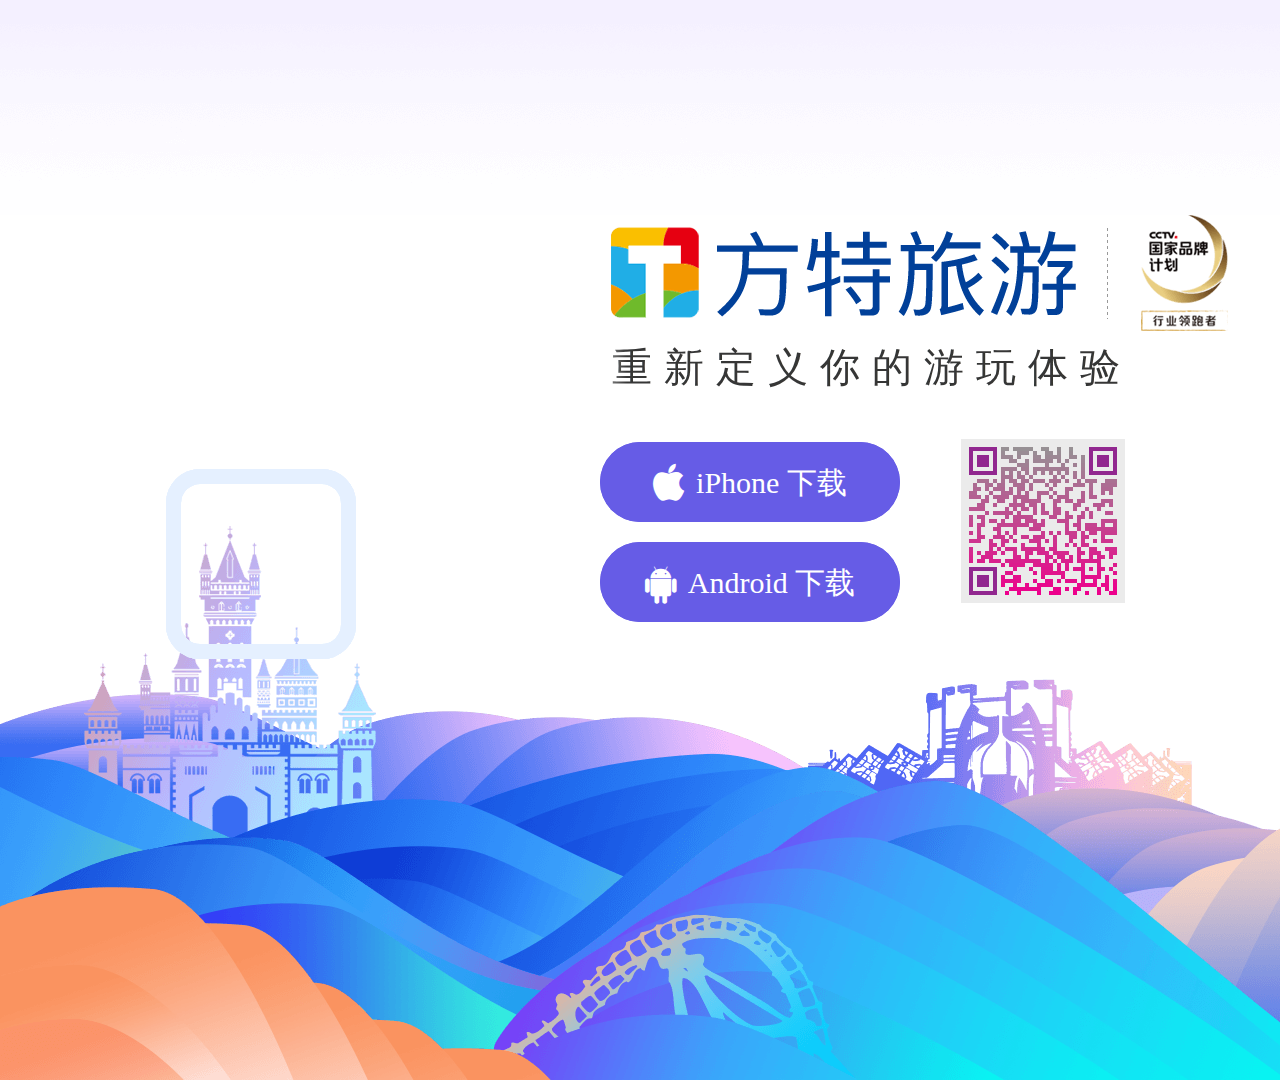
<file: wifi/index.html>
<!DOCTYPE html>
<html>
	<head>
		<meta charset="UTF-8">
		<title></title>
		<script type="text/javascript">
			var userAgentInfo = navigator.userAgent.toLowerCase();
			var Agents = new Array("android", "iphone", "symbianos", "windows phone", "ipad", "ipod");
			var isPC = true;
			for (var v = 0; v < Agents.length; v++) {
				if (userAgentInfo.indexOf(Agents[v]) > 0) { isPC = false; break; }
			}
			if(isPC){
				window.location.href="PC/index.html";
			}else{
				window.location.href="mobile/index.htm";
			}
		</script>
	</head>
	<body>
	</body>
</html>
</file>
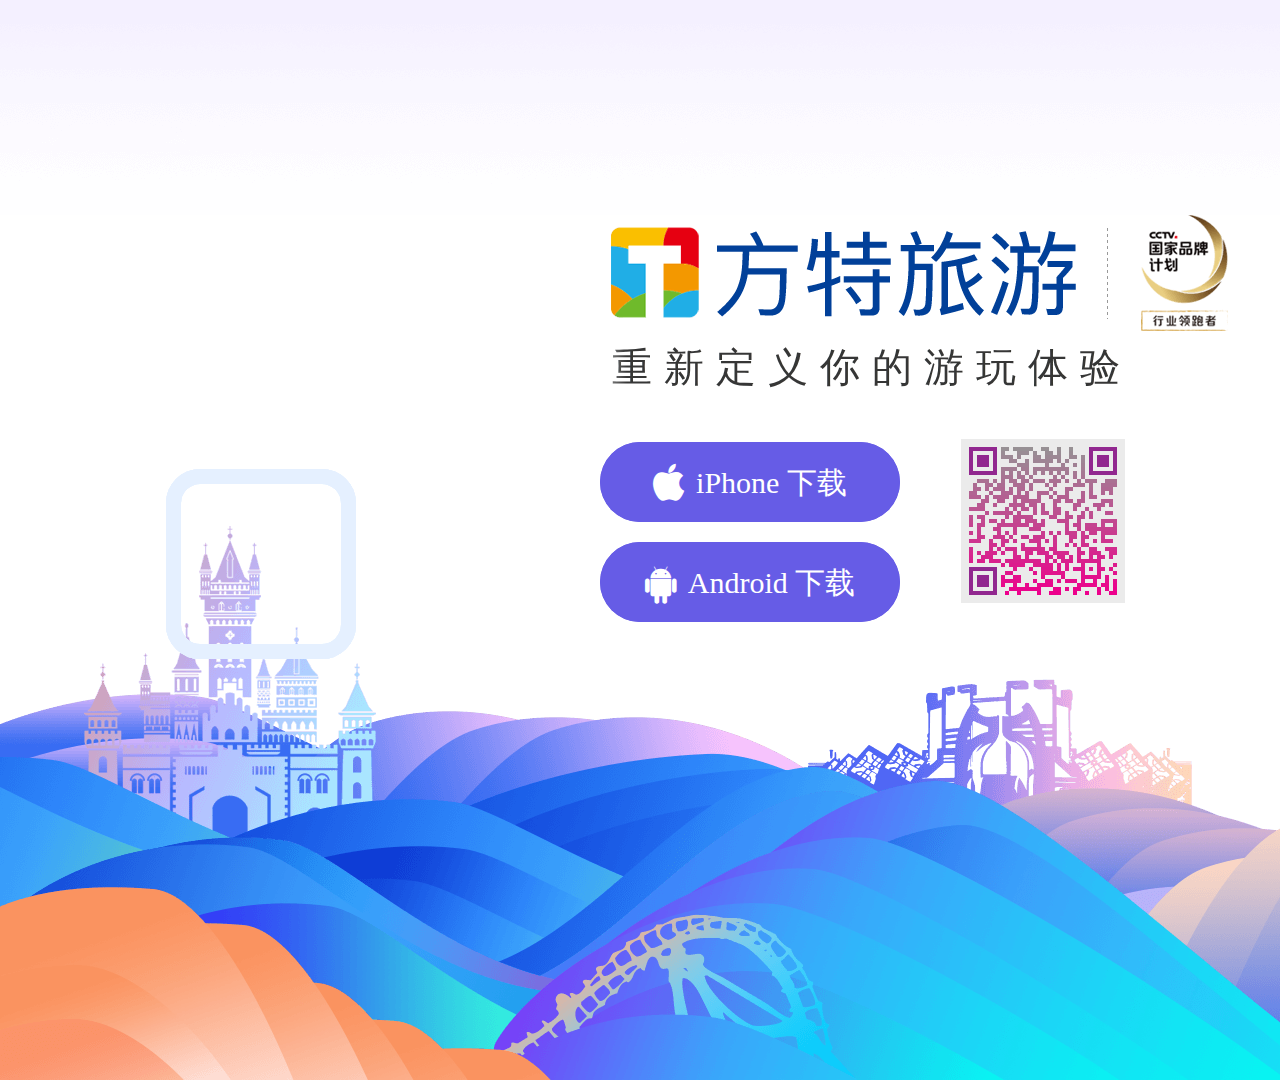
<file: wifi/PC/index.html>
<!DOCTYPE html>
<html>

	<head>
		<meta charset="UTF-8">
		<title>方特旅游PC端下载页</title>
		<link href="css/custom.css" rel="stylesheet">
	</head>

	<body>
		<section class="section section2">
			<div class="section-cotent">
				<img src="images/phone.png" class="news animated fadeInUp">
				<img src="images/phoneMid.png" class="section3-img animate-opa600-move56">
				
				<img src="images/logoSmall.png" class="section2-img animate-opa600-move56">
				<div class="screen4-cicle animated fadeIn">
					<span class="cicle cicle-1"></span>
					<span class="cicle cicle-2"></span>
					<span class="cicle cicle-3"></span>
					<span class="cicle cicle-4"></span>
				</div>
				
				<img src="images/logo.png" class="txt3-1 animated bounceInDown" style="opacity:1;">
				<div class="txt3-2 animated bounceInDown pa" style="opacity:1;">
					<span class="shine">重新定义你的游玩体验</span>
				</div>
				<img src="images/d1.png" class="txt3-3 animated zoomInRight" style="opacity:1;">
				<div class="btnGroup animated fadeInUp">
					<div class="button-container pr">
						<button class="btn-download" onClick="appDownloadiPhone()"><i class="fa fa-apple fa-lg"></i>iPhone 下载</button>
					</div>
					<div class="button-container pr">
						<button class="btn-download" onClick="appDownloadAndroid()"><i class="fa fa-android fa-lg"></i>Android 下载</button>
					</div>
				</div>
			</div>
			<div class="bottom1 pa s3_an select"></div>
			<div class="bottom2 pa s3_an select"></div>
			
		</section>
		<script type="text/javascript" src="js/jquery-3.1.1.min.js" ></script>
		<script type="text/javascript" src="js/main.js" ></script>
	</body>

</html>
</file>
<file: wifi/PC/css/custom.css>
html,body,ul,h1,h2,h3,p,input,img,figure{margin:0;padding:0;}
body{height:100%;font:16px \5FAE\8F6F\96C5\9ED1;font-family: "微软雅黑"; display:-webkit-box;display:box;-webkit-box-orient:vertical;box-orient:vertical;color:#000;background:#fff;overflow: hidden;}
footer,header,nav,section{display:block}
ul,ol{list-style:none;padding:0;}
img{border:0;}
button,input,select,textarea{font-size:14px;outline:none;}
em,i,b{font-style:normal;}
a{text-decoration:none;}
.pr{position: relative;}
.pa{position: absolute;}

.section {width: 100%;position: relative;overflow-x: hidden;}
.section-cotent,.header{max-width:1180px;min-width:1180px;_width:1180px;margin:0 auto;position:relative;padding-top:22px}
.section2{background:url(../images/topBg.png) top center no-repeat;height:1080px;overflow: hidden;}
.section2 img{position:absolute;opacity:0}.section2 span,.btnGroup{position:absolute;}
.section2 .txt3-1{top:210px;right:0;animation-duration: 1s;animation-delay: 1.4s;}
.section2 .txt3-2{top:340px;left:477px;letter-spacing: 12px;animation-duration: 1s;animation-delay: 1.4s;}
.section2 .txt3-3{top:439px;right:105px;animation-duration: 1.5s;animation-delay: 2.4s;z-index: 1;}
.section2 .btnGroup{top:422px;right:330px;animation-duration: 1.5s;animation-delay: 2.2s;z-index: 1;}

.section2 .news{top:175px;left:0;z-index: 1;}
.section2 .video{top:297.5px;left:272px;}
.section2 .section3-img{top:533px;left:40px;z-index: 1;}
.section2 .person{top:483px;left:464px;}
.section2 .ball3-1{top:448px;left:242px;}
.section2 .ball3-2{top:434px;left:232px;}
.section2 .ball3-3{top:336px;left:622px;}
.section2 .ball3-4{top:364px;left:0;}
.bottom1{width: 1920px;height: 558px;top: 523px;background: url(../images/bottomBg1.png) no-repeat;z-index: 0;}
.bottom2{width: 1360px;height: 302px;top: 780px;background: url(../images/bottomBg2.png) no-repeat;z-index: 2;}

.select.s1_an{-webkit-animation-duration: .8s;animation-duration: .8s;animation-delay: .5s;-webkit-animation-fill-mode: both;animation-fill-mode: both;-webkit-animation-name: fadeInUp;animation-name: fadeInUp;}
.s3_an{position: absolute;}
.select.s3_an{-webkit-animation-duration: 1s;animation-duration: 1s;-webkit-animation-fill-mode: both;animation-fill-mode: both;-webkit-animation-name: fadeInUp;animation-name: fadeInUp;}

.blank_text{position: relative; width:550px; margin:20px auto; line-height: 1; font-size: 50px; overflow: hidden;}
.blank_text:after{width: 300%; height: 100%; content: ""; position: absolute; top: 0; left: 0; background: -webkit-gradient(linear, left top, right top, color-stop(0, rgba(15,20,40, 0.1)), color-stop(0.4, rgba(15,20,40, 0.1)), color-stop(0.5, rgba(15,20,40, 0)), color-stop(0.6, rgba(15,20,40, 0.1)), color-stop(1, rgba(15,20,40, 0.1))); -webkit-animation: slide ease-in-out 2s infinite;}
@-webkit-keyframes slide{0%{-webkit-transform:translateX(-66.666%);} 100%{-webkit-transform:translateX(0);}}

.shine{width: 720px;text-indent: 85px;}
@-webkit-keyframes shine{0%{background-position: top left;} 100%{background-position: top right;}}
.shine{animation-delay: 3.9s;font-size: 40px; background: #222 -webkit-gradient(linear, left top, right top, from(#222), to(#222), color-stop(0.5, #fff)) 0 0 no-repeat; -webkit-background-size: 100px; color: rgba(255, 255, 255, 0.1); -webkit-background-clip: text;display:block;position:absolute;-webkit-animation-name: shine; -webkit-animation-duration: 2.5s; -webkit-animation-iteration-count: infinite;}

@keyframes opacity0{from{opacity:0}to{opacity:1}}
@-webkit-keyframes opacity0{from{opacity:0}to{opacity:1}}
@-ms-keyframes opacity0{from{opacity:0}to{opacity:1}}
@keyframes shifting-56{from{transform:translate(0,56px)}to{transform:translate(0,0)}}
@-webkit-keyframes shifting-56{from{-webkit-transform:translate(0,56px)}to{-webkit-transform:translate(0,0)}}
@-ms-keyframes shifting-56{from{-ms-transform:translate(0,56px)}to{-ms-transform:translate(0,0)}}
.animate-opa600-move56{-webkit-animation:opacity0 1s 1s 1 forwards,shifting-56 1s 1s 1 forwards;-o-animation:opacity0 1s 1s 1 forwards,shifting-56 1s 1s 1 forwards;animation:opacity0 1s 1s 1 forwards,shifting-56 1s 1s 1 forwards}

.button-container{margin-top:20px;width:300px;height:80px;border-radius:40px;background-color:#665ce6;position:relative;overflow:hidden;display: block;}
.button-container:hover .btn-mask{background-position:0 70%}
.btn-download{text-align:center;line-height:80px;font-size:30px;color:#fff;}
button{font-family:"微软雅黑";background:#665ce6; color:#fff; border:none; position:relative; height:80px;width: 300px;text-align: center; cursor:pointer; transition:800ms ease all; outline:none;}
button:hover{background:#eae9ff; color:#665ce6;}
button:hover i{color:#665ce6;}
button:before,button:after{content:''; position:absolute; top:0; right:0; height:2px; width:0; background: #665ce6; transition:400ms ease all;}
button:after{right:inherit; top:inherit; left:0; bottom:0;}
button:hover:before,button:hover:after{width:100%; transition:800ms ease all;}
i{vertical-align: baseline;margin-right: 12px;}

/*animate.css*/
.animated{-webkit-animation-duration: 1s;animation-duration: 1s;-webkit-animation-fill-mode: both;animation-fill-mode: both}
.animated.infinite{-webkit-animation-iteration-count: infinite;animation-iteration-count: infinite}
.animated.hinge{-webkit-animation-duration: 2s;animation-duration: 2s}
@-webkit-keyframes bounceInDown{0%,100%,60%,75%,90%{-webkit-transition-timing-function: cubic-bezier(0.215, .61, .355, 1);transition-timing-function: cubic-bezier(0.215, .61, .355, 1)}0%{opacity: 0;-webkit-transform: translate3d(0, -3000px, 0);transform: translate3d(0, -3000px, 0)}60%{opacity: 1;-webkit-transform: translate3d(0, 25px, 0);transform: translate3d(0, 25px, 0)}75%{-webkit-transform: translate3d(0, -10px, 0);transform: translate3d(0, -10px, 0)}90%{-webkit-transform: translate3d(0, 5px, 0);transform: translate3d(0, 5px, 0)}100%{-webkit-transform: none;transform: none}}
@keyframes bounceInDown{0%,100%,60%,75%,90%{-webkit-transition-timing-function: cubic-bezier(0.215, .61, .355, 1);transition-timing-function: cubic-bezier(0.215, .61, .355, 1)}0%{opacity: 0;-webkit-transform: translate3d(0, -3000px, 0);-ms-transform: translate3d(0, -3000px, 0);transform: translate3d(0, -3000px, 0)}60%{opacity: 1;-webkit-transform: translate3d(0, 25px, 0);-ms-transform: translate3d(0, 25px, 0);transform: translate3d(0, 25px, 0)}75%{-webkit-transform: translate3d(0, -10px, 0);-ms-transform: translate3d(0, -10px, 0);transform: translate3d(0, -10px, 0)}90%{-webkit-transform: translate3d(0, 5px, 0);-ms-transform: translate3d(0, 5px, 0);transform: translate3d(0, 5px, 0)}100%{-webkit-transform: none;-ms-transform: none;transform: none}}
.bounceInDown{-webkit-animation-name: bounceInDown;animation-name: bounceInDown}
@-webkit-keyframes fadeInUp{0%{opacity: 0;-webkit-transform: translate3d(0, 100%, 0);transform: translate3d(0, 100%, 0)}100%{opacity: 1;-webkit-transform: none;transform: none}}
@keyframes fadeInUp{0%{opacity: 0;-webkit-transform: translate3d(0, 100%, 0);-ms-transform: translate3d(0, 100%, 0);transform: translate3d(0, 100%, 0)}100%{opacity: 1;-webkit-transform: none;-ms-transform: none;transform: none}}
.fadeInUp{-webkit-animation-name: fadeInUp;animation-name: fadeInUp}
@-webkit-keyframes zoomInRight{0%{opacity: 0;-webkit-transform: scale3d(.1, .1, .1) translate3d(1000px, 0, 0);transform: scale3d(.1, .1, .1) translate3d(1000px, 0, 0);-webkit-animation-timing-function: cubic-bezier(0.55, .055, .675, .19);animation-timing-function: cubic-bezier(0.55, .055, .675, .19)}60%{opacity: 1;-webkit-transform: scale3d(.475, .475, .475) translate3d(-10px, 0, 0);transform: scale3d(.475, .475, .475) translate3d(-10px, 0, 0);-webkit-animation-timing-function: cubic-bezier(0.175, .885, .32, 1);animation-timing-function: cubic-bezier(0.175, .885, .32, 1)}}
@keyframes zoomInRight{0%{opacity: 0;-webkit-transform: scale3d(.1, .1, .1) translate3d(1000px, 0, 0);-ms-transform: scale3d(.1, .1, .1) translate3d(1000px, 0, 0);transform: scale3d(.1, .1, .1) translate3d(1000px, 0, 0);-webkit-animation-timing-function: cubic-bezier(0.55, .055, .675, .19);animation-timing-function: cubic-bezier(0.55, .055, .675, .19)}60%{opacity: 1;-webkit-transform: scale3d(.475, .475, .475) translate3d(-10px, 0, 0);-ms-transform: scale3d(.475, .475, .475) translate3d(-10px, 0, 0);transform: scale3d(.475, .475, .475) translate3d(-10px, 0, 0);-webkit-animation-timing-function: cubic-bezier(0.175, .885, .32, 1);animation-timing-function: cubic-bezier(0.175, .885, .32, 1)}}
.zoomInRight{-webkit-animation-name: zoomInRight;animation-name: zoomInRight}

/*font.css*/
@font-face{font-family: 'FontAwesome'; src: url('../fonts/fontawesome-webfont.eot?v=4.7.0'); src: url('../fonts/fontawesome-webfont.eot?#iefix&v=4.7.0') format('embedded-opentype'), url('../fonts/fontawesome-webfont.woff2?v=4.7.0') format('woff2'), url('../fonts/fontawesome-webfont.woff?v=4.7.0') format('woff'), url('../fonts/fontawesome-webfont.ttf?v=4.7.0') format('truetype'), url('../fonts/fontawesome-webfont.svg?v=4.7.0#fontawesomeregular') format('svg'); font-weight: normal; font-style: normal;}
.fa{display: inline-block; font: normal normal normal 14px/1 FontAwesome; font-size: inherit; text-rendering: auto; -webkit-font-smoothing: antialiased; -moz-osx-font-smoothing: grayscale;}
.fa-lg{font-size: 1.33333333em; line-height: 0.75em; vertical-align: -15%;}
.fa-apple:before{content: "\f179";}
.fa-android:before{content: "\f17b";}


.section2 .section2-img{top:540px;left:183px;z-index: 2;}
.screen4-cicle{position:absolute;top:469px;left:116px;z-index:1;width:960px;height:960px;animation-delay: 1.5s;}
.screen4-cicle .cicle{border-radius: 18%;position:absolute;left:50%;top:50%;width:160px;height:160px;margin:-480px 0 0 -480px;border: 15px solid #e5f0ff;-webkit-animation:wave 5s infinite linear both;animation:wave 5s infinite linear both;}
.screen4-cicle .cicle-2{-webkit-animation-delay:1.25s;animation-delay:1.25}
.screen4-cicle .cicle-3{-webkit-animation-delay:2.5s;animation-delay:2.5s}
.screen4-cicle .cicle-4{-webkit-animation-delay:3.75s;animation-delay:3.75s}
@-webkit-keyframes wave{0%{transform:scale(0);opacity:1}
25%{opacity:.75}
50%{opacity:.5}
75%{opacity:.25}
100%{transform:scale(1);opacity:0}}
@keyframes wave{0%{transform:scale(0);opacity:1}
25%{opacity:.75}
50%{opacity:.5}
75%{opacity:.25}
100%{transform:scale(1);opacity:0}}
@-webkit-keyframes fadeIn{0%{opacity: 0}100%{opacity: 1}}
@keyframes fadeIn{0%{opacity: 0}100%{opacity: 1}}
.fadeIn{-webkit-animation-name: fadeIn;animation-name: fadeIn}
</file>
